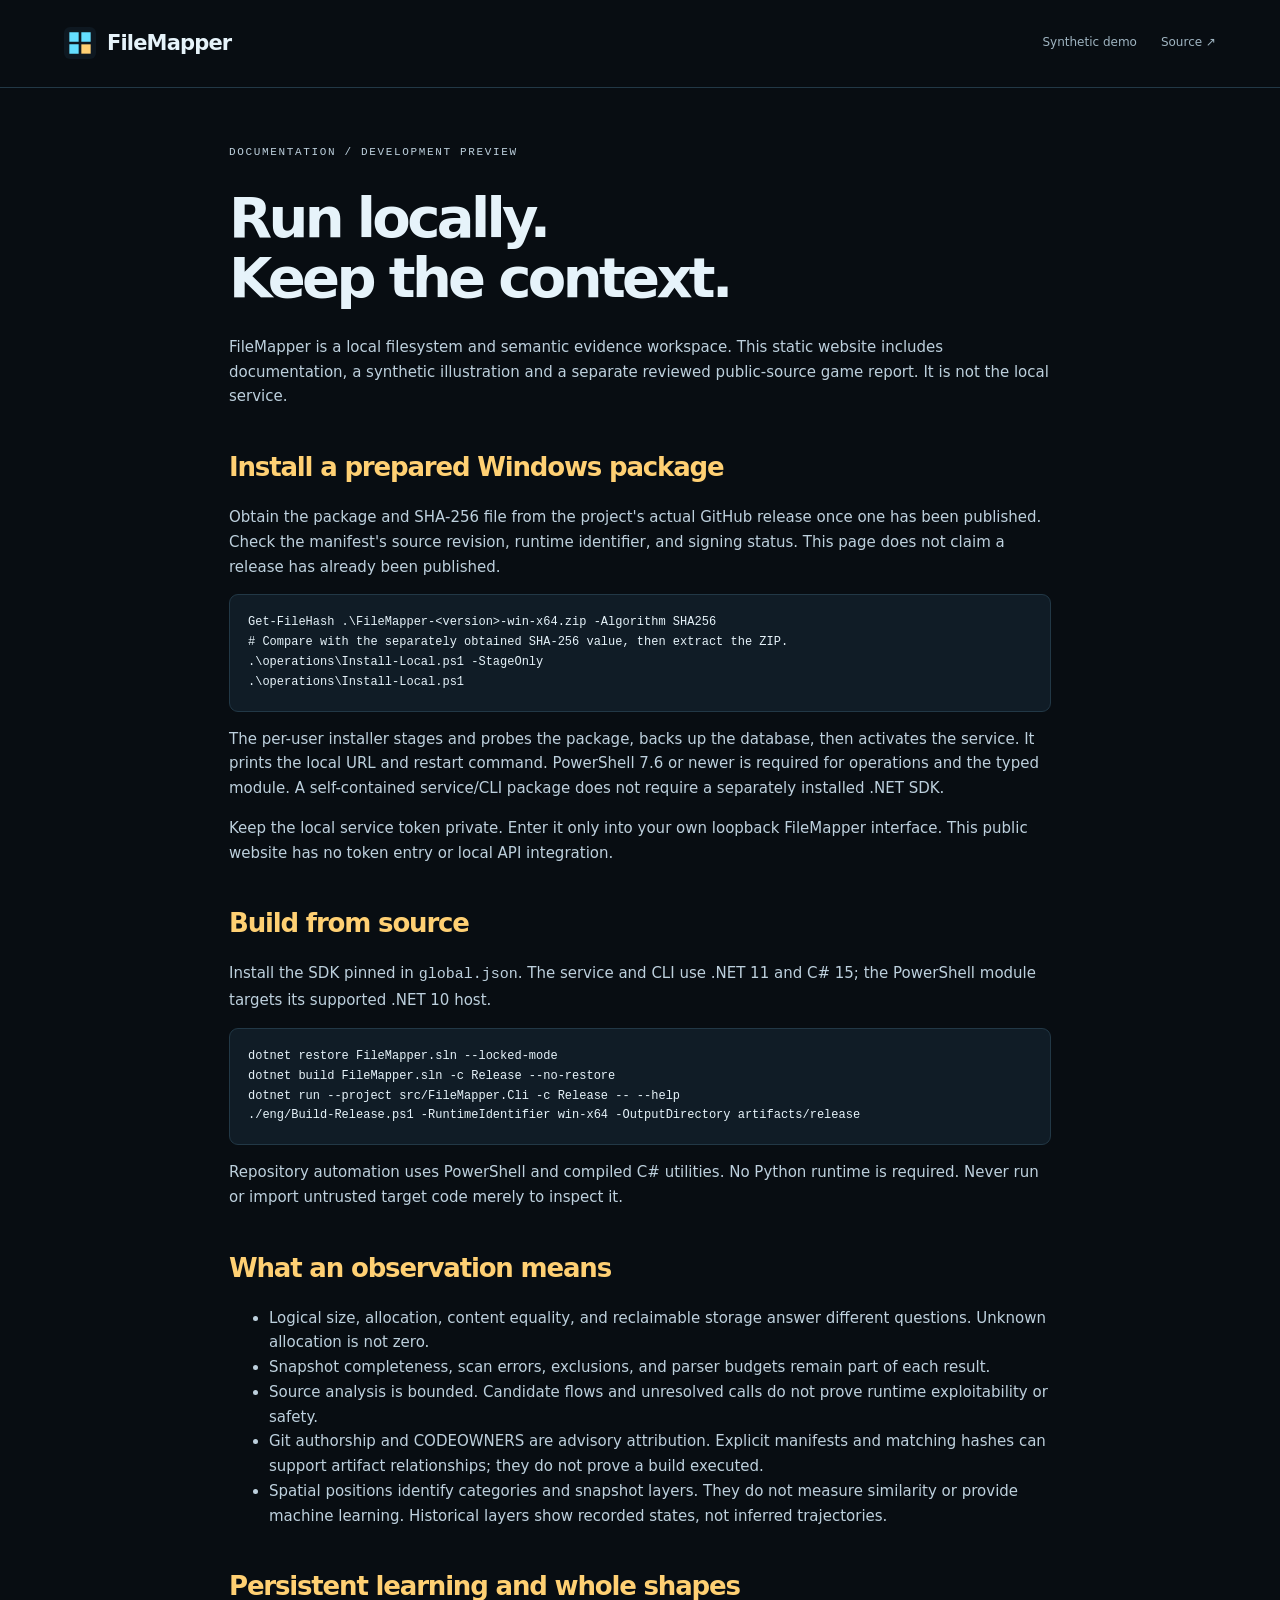
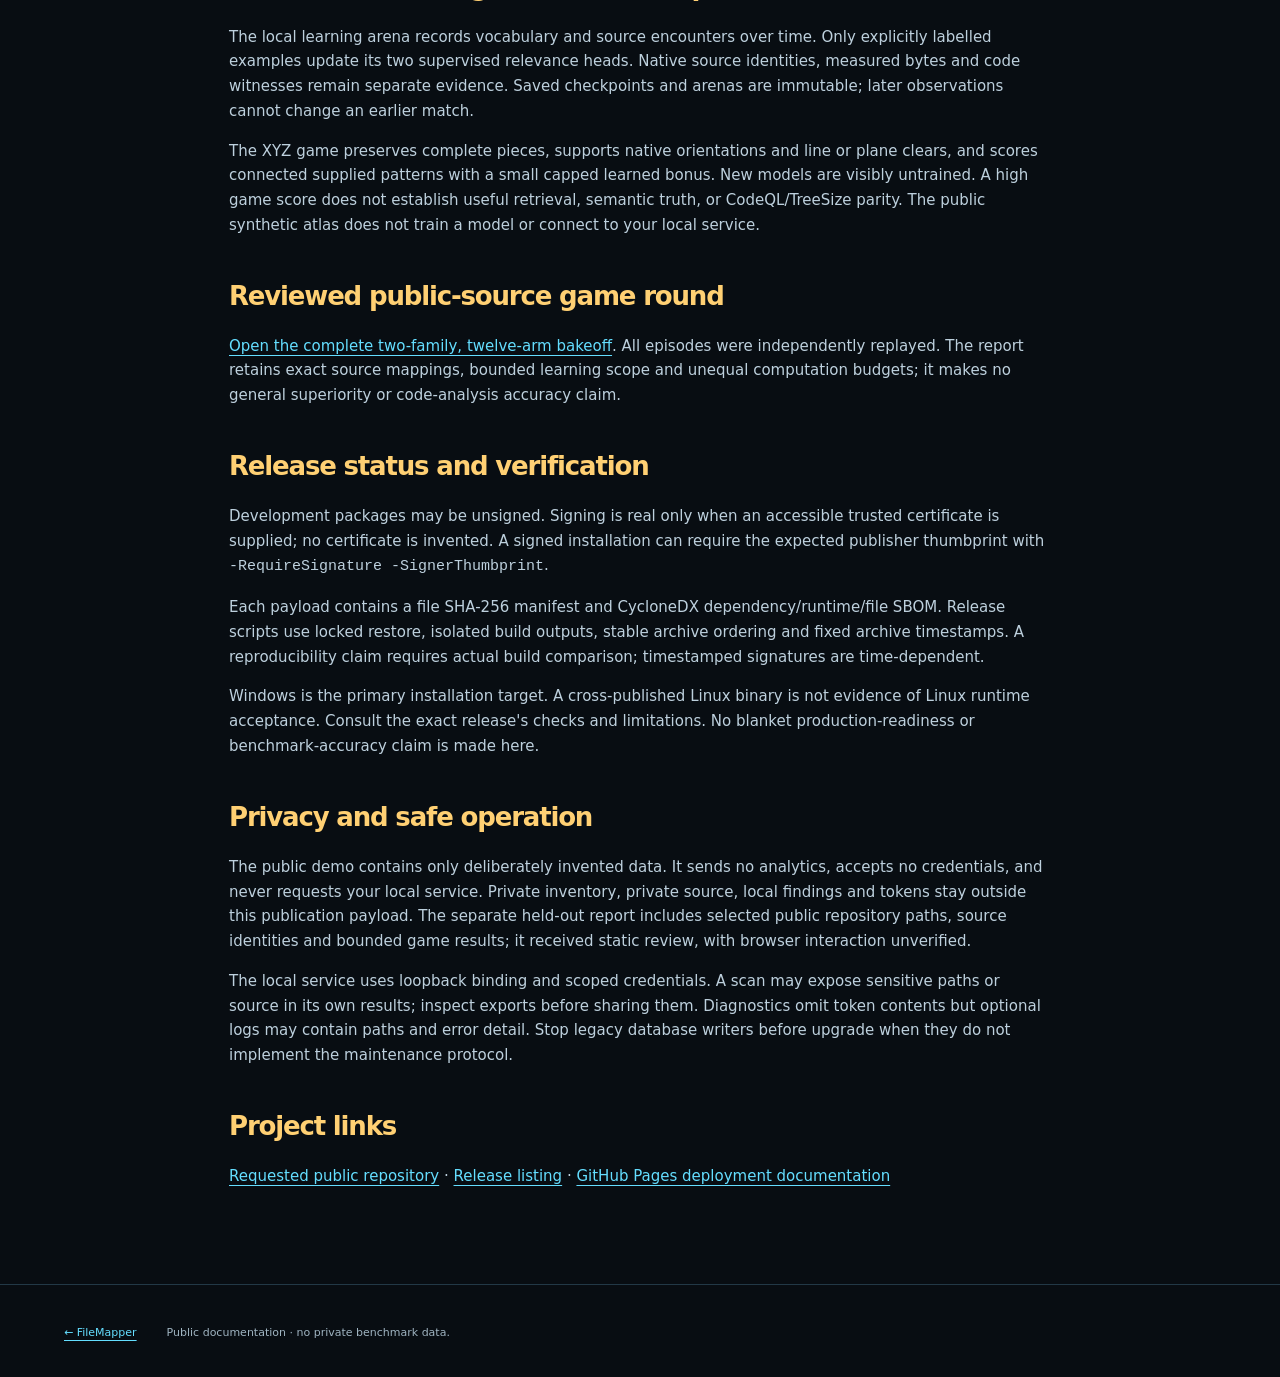
<file: site/docs.html>
<!doctype html><html lang="en"><head><meta charset="utf-8"><meta name="viewport" content="width=device-width,initial-scale=1"><meta name="description" content="Run FileMapper locally and understand its development release boundaries."><title>Documentation · FileMapper</title><link rel="icon" href="mark.svg"><link rel="stylesheet" href="site.css"></head><body><a class="skip" href="#main">Skip to content</a><header><a class="brand" href="index.html"><img src="mark.svg" width="32" height="32" alt="">FileMapper</a><nav aria-label="Main"><a href="index.html#demo">Synthetic demo</a><a href="https://github.com/darbotlm/filemapper">Source ↗</a></nav></header><main id="main" class="docs"><p class="eyebrow">DOCUMENTATION / DEVELOPMENT PREVIEW</p><h1>Run locally.<br>Keep the context.</h1><p>FileMapper is a local filesystem and semantic evidence workspace. This static website includes documentation, a synthetic illustration and a separate reviewed public-source game report. It is not the local service.</p>
<section id="install"><h2>Install a prepared Windows package</h2><p>Obtain the package and SHA-256 file from the project's actual GitHub release once one has been published. Check the manifest's source revision, runtime identifier, and signing status. This page does not claim a release has already been published.</p><pre><code>Get-FileHash .\FileMapper-&lt;version&gt;-win-x64.zip -Algorithm SHA256
# Compare with the separately obtained SHA-256 value, then extract the ZIP.
.\operations\Install-Local.ps1 -StageOnly
.\operations\Install-Local.ps1</code></pre><p>The per-user installer stages and probes the package, backs up the database, then activates the service. It prints the local URL and restart command. PowerShell 7.6 or newer is required for operations and the typed module. A self-contained service/CLI package does not require a separately installed .NET SDK.</p><p>Keep the local service token private. Enter it only into your own loopback FileMapper interface. This public website has no token entry or local API integration.</p></section>
<section id="source"><h2>Build from source</h2><p>Install the SDK pinned in <code>global.json</code>. The service and CLI use .NET 11 and C# 15; the PowerShell module targets its supported .NET 10 host.</p><pre><code>dotnet restore FileMapper.sln --locked-mode
dotnet build FileMapper.sln -c Release --no-restore
dotnet run --project src/FileMapper.Cli -c Release -- --help
./eng/Build-Release.ps1 -RuntimeIdentifier win-x64 -OutputDirectory artifacts/release</code></pre><p>Repository automation uses PowerShell and compiled C# utilities. No Python runtime is required. Never run or import untrusted target code merely to inspect it.</p></section>
<section id="scope"><h2>What an observation means</h2><ul><li>Logical size, allocation, content equality, and reclaimable storage answer different questions. Unknown allocation is not zero.</li><li>Snapshot completeness, scan errors, exclusions, and parser budgets remain part of each result.</li><li>Source analysis is bounded. Candidate flows and unresolved calls do not prove runtime exploitability or safety.</li><li>Git authorship and CODEOWNERS are advisory attribution. Explicit manifests and matching hashes can support artifact relationships; they do not prove a build executed.</li><li>Spatial positions identify categories and snapshot layers. They do not measure similarity or provide machine learning. Historical layers show recorded states, not inferred trajectories.</li></ul></section>
<section id="learning"><h2>Persistent learning and whole shapes</h2><p>The local learning arena records vocabulary and source encounters over time. Only explicitly labelled examples update its two supervised relevance heads. Native source identities, measured bytes and code witnesses remain separate evidence. Saved checkpoints and arenas are immutable; later observations cannot change an earlier match.</p><p>The XYZ game preserves complete pieces, supports native orientations and line or plane clears, and scores connected supplied patterns with a small capped learned bonus. New models are visibly untrained. A high game score does not establish useful retrieval, semantic truth, or CodeQL/TreeSize parity. The public synthetic atlas does not train a model or connect to your local service.</p></section><section><h2>Reviewed public-source game round</h2><p><a href="heldout-report.html">Open the complete two-family, twelve-arm bakeoff</a>. All episodes were independently replayed. The report retains exact source mappings, bounded learning scope and unequal computation budgets; it makes no general superiority or code-analysis accuracy claim.</p></section><section id="releases"><h2>Release status and verification</h2><p>Development packages may be unsigned. Signing is real only when an accessible trusted certificate is supplied; no certificate is invented. A signed installation can require the expected publisher thumbprint with <code>-RequireSignature -SignerThumbprint</code>.</p><p>Each payload contains a file SHA-256 manifest and CycloneDX dependency/runtime/file SBOM. Release scripts use locked restore, isolated build outputs, stable archive ordering and fixed archive timestamps. A reproducibility claim requires actual build comparison; timestamped signatures are time-dependent.</p><p>Windows is the primary installation target. A cross-published Linux binary is not evidence of Linux runtime acceptance. Consult the exact release's checks and limitations. No blanket production-readiness or benchmark-accuracy claim is made here.</p></section>
<section id="privacy"><h2>Privacy and safe operation</h2><p>The public demo contains only deliberately invented data. It sends no analytics, accepts no credentials, and never requests your local service. Private inventory, private source, local findings and tokens stay outside this publication payload. The separate held-out report includes selected public repository paths, source identities and bounded game results; it received static review, with browser interaction unverified.</p><p>The local service uses loopback binding and scoped credentials. A scan may expose sensitive paths or source in its own results; inspect exports before sharing them. Diagnostics omit token contents but optional logs may contain paths and error detail. Stop legacy database writers before upgrade when they do not implement the maintenance protocol.</p></section>
<section><h2>Project links</h2><p><a href="https://github.com/darbotlm/filemapper">Requested public repository</a> · <a href="https://github.com/darbotlm/filemapper/releases">Release listing</a> · <a href="https://docs.github.com/en/pages/getting-started-with-github-pages/using-custom-workflows-with-github-pages">GitHub Pages deployment documentation</a></p></section></main><footer><a href="index.html">← FileMapper</a><p>Public documentation · no private benchmark data.</p></footer></body></html>
</file>
<file: site/site.css>
:root{color-scheme:dark;--bg:#080d12;--panel:#0e1821;--line:#223846;--text:#e6f3fa;--muted:#9fb4c1;--cyan:#64deff;--amber:#ffd073}*{box-sizing:border-box}html{scroll-behavior:smooth}body{margin:0;background:var(--bg);color:var(--text);font:15px/1.65 system-ui,-apple-system,Segoe UI,sans-serif}a{color:var(--cyan);text-underline-offset:4px}a:hover{color:#d6f8ff}:focus-visible{outline:3px solid var(--amber);outline-offset:4px}header,main,footer{max-width:1400px;margin:auto}header{display:flex;align-items:center;justify-content:space-between;gap:24px;padding:26px 5vw;border-bottom:1px solid var(--line)}.brand{display:flex;align-items:center;gap:11px;text-decoration:none;color:var(--text);font-size:21px;font-weight:750;letter-spacing:-.04em}.brand span{font:9px/1.3 ui-monospace,Consolas,monospace;letter-spacing:.15em;color:var(--muted);border-left:1px solid var(--line);padding-left:12px;margin-left:6px}nav{display:flex;gap:24px;font-size:12px}nav a{text-decoration:none;color:var(--muted)}.hero{position:relative;padding:76px 5vw 62px;overflow:hidden;background:radial-gradient(ellipse at 80% 30%,#153041 0,transparent 45%)}.eyebrow{font:11px/1.5 ui-monospace,Consolas,monospace;letter-spacing:.15em;color:var(--cyan)}.dot{display:inline-block;width:7px;height:7px;background:var(--amber);margin-right:8px}h1{font-size:clamp(42px,6.7vw,88px);line-height:1.06;letter-spacing:-.065em;max-width:1000px;margin:28px 0;font-weight:640;position:relative;z-index:1}h1 em{font-style:normal;color:var(--amber)}.lede{font-size:18px;max-width:650px;color:var(--muted);position:relative;z-index:1}.actions{display:flex;flex-wrap:wrap;gap:12px;margin:28px 0}.button{display:inline-flex;align-items:center;justify-content:space-between;gap:30px;background:var(--cyan);color:#08202b;border:1px solid var(--cyan);padding:12px 18px;border-radius:7px;text-decoration:none;font-size:13px;font-weight:700}.button:hover{background:#b7f0ff;color:#08202b}.button.secondary{background:transparent;border-color:#3c5463;color:var(--text)}.button.secondary:hover{background:#152b39}.hero-caption{display:flex;flex-wrap:wrap;gap:12px 25px;color:var(--muted);font:10px ui-monospace,Consolas,monospace;margin-top:34px}.hero-caption span:before{content:'+';color:var(--amber);margin-right:8px}.voxel-mark{position:absolute;right:8%;top:24%;width:245px;height:245px;display:grid;grid-template-columns:repeat(3,1fr);gap:8px;transform:rotate(-15deg);opacity:.16}.voxel-mark i{background:var(--cyan);border:1px solid #b8eaff;box-shadow:14px 14px 0 #1a6582}.voxel-mark i:nth-child(3n){background:var(--amber)}.pillars{padding:0 5vw 60px;display:grid;grid-template-columns:repeat(3,1fr);gap:1px}.pillars article{border:1px solid var(--line);padding:27px;background:var(--panel)}.pillars article:first-child{border-radius:12px 0 0 12px}.pillars article:last-child{border-radius:0 12px 12px 0}.pillars span{font:10px ui-monospace,Consolas,monospace;color:var(--cyan)}h2{font-size:26px;line-height:1.25;letter-spacing:-.045em;font-weight:620}.pillars p,.release p{color:var(--muted);font-size:13px}.demo{padding:20px 5vw 60px;scroll-margin-top:20px}.section-title{display:flex;align-items:center;justify-content:space-between;gap:18px}.section-title h2{font-size:37px;margin:7px 0 18px}.tag{border:1px solid #315063;color:var(--cyan);padding:6px 10px;border-radius:5px;font:10px ui-monospace,Consolas,monospace;white-space:nowrap}.notice{border-left:3px solid var(--amber);background:#201e18;padding:13px 17px;color:#e8dcc2;font-size:12px}.fine,#demo-selection{font-size:12px;color:var(--muted)}#demo-selection{padding:12px 0;border-bottom:1px solid var(--line)}.release{padding:38px 5vw 60px;display:flex;align-items:center;justify-content:space-between;gap:40px;border-top:1px solid var(--line)}.release>div{max-width:700px}.release .button{flex-shrink:0}footer{display:flex;align-items:center;gap:30px;padding:28px 5vw;border-top:1px solid var(--line);font-size:11px;color:var(--muted)}footer p{flex:1}.skip{position:absolute;top:-100px;left:20px;padding:10px;background:var(--amber);color:#111;z-index:20}.skip:focus{top:10px}.docs{max-width:950px;padding:45px 5vw 80px}.docs h1{font-size:56px}.docs h2{margin-top:42px;color:var(--amber)}.docs p,.docs li{color:#bdd0dd}.docs pre{padding:18px;background:#101c26;border:1px solid var(--line);border-radius:9px;overflow:auto;font-size:12px}.docs code{font-family:ui-monospace,Consolas,monospace}.docs section{scroll-margin-top:25px}#spatial-demo .fms-root{max-width:none;margin-top:20px}@media(max-width:760px){header{align-items:flex-start;flex-direction:column;gap:17px}.brand span{display:none}nav{gap:20px}.hero{padding-top:42px}.hero .voxel-mark{right:-30%;opacity:.1}.pillars{grid-template-columns:1fr}.pillars article:first-child,.pillars article:last-child{border-radius:0}.section-title{align-items:flex-start;flex-direction:column;gap:0}.release,footer{align-items:flex-start;flex-direction:column;gap:16px}.release .button{max-width:100%}.docs h1{font-size:42px}}@media(prefers-reduced-motion:reduce){html{scroll-behavior:auto}*{animation:none!important;transition:none!important}}
</file>
